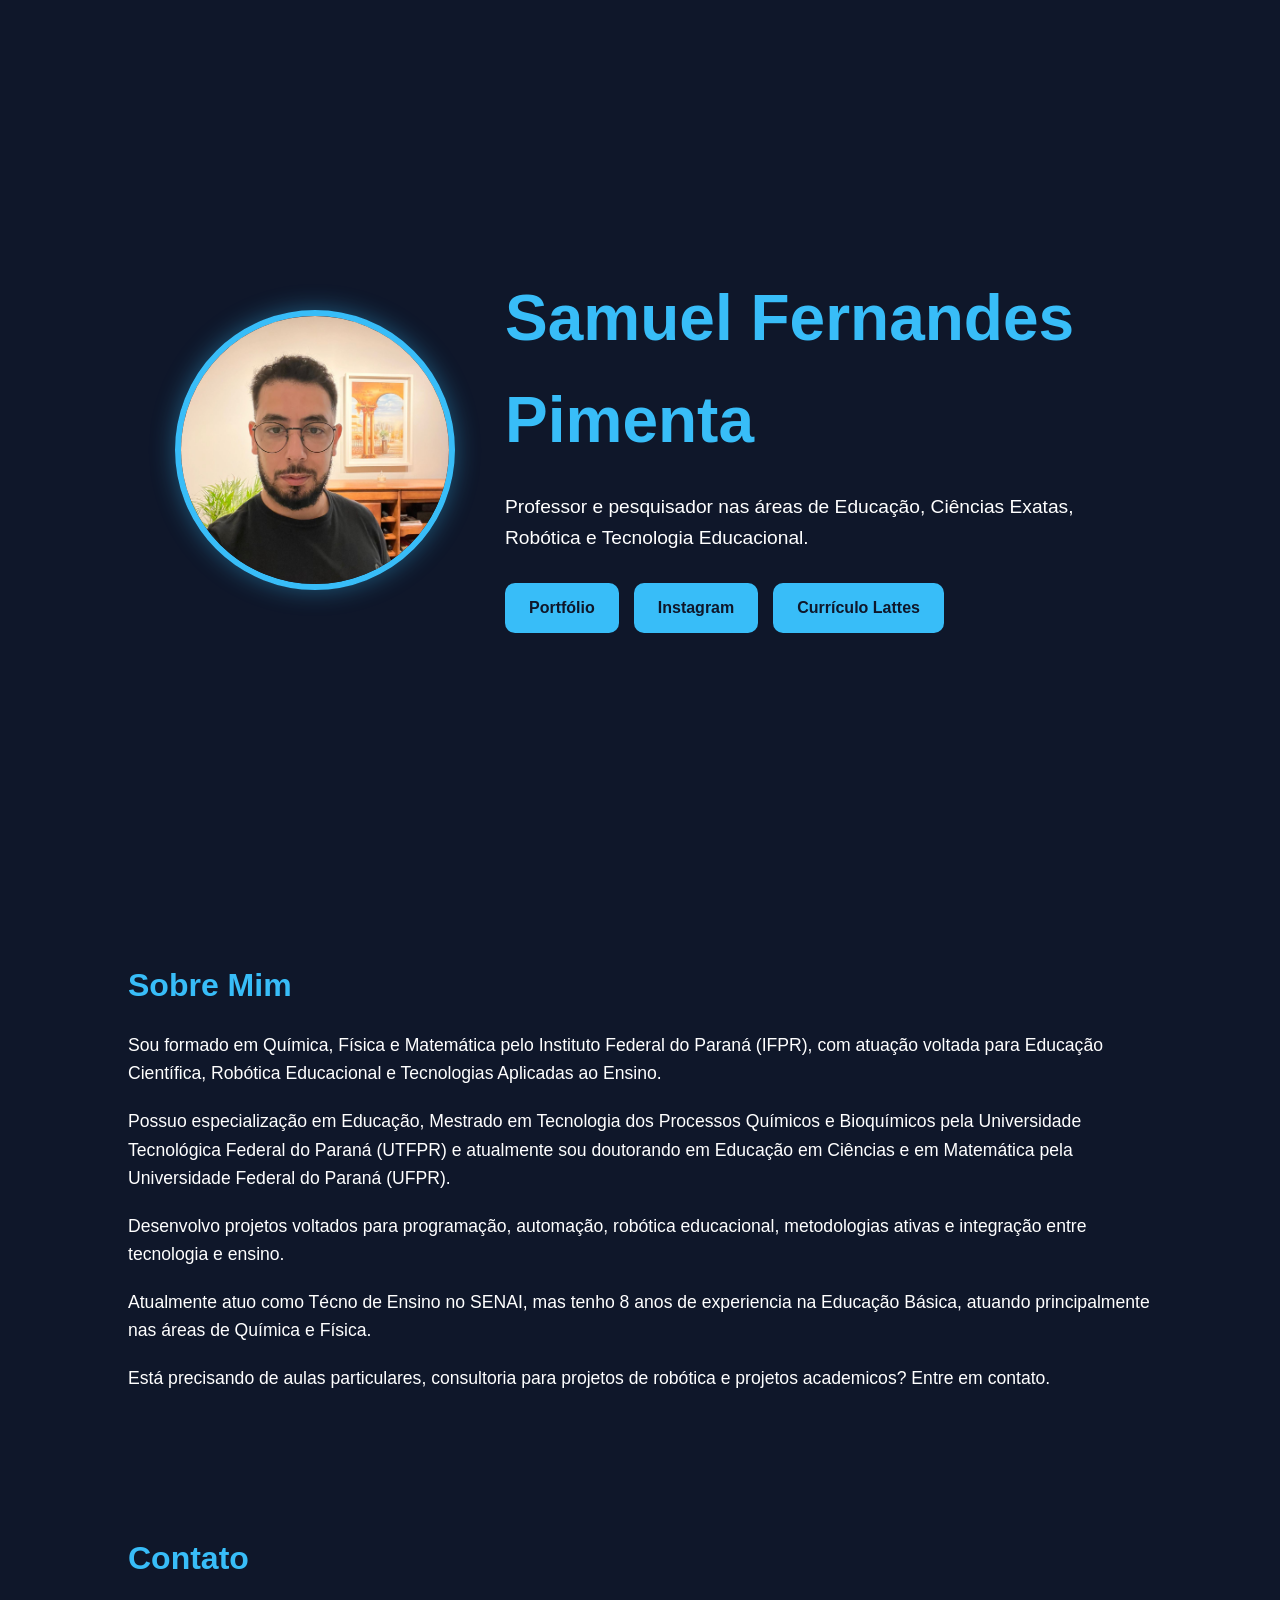
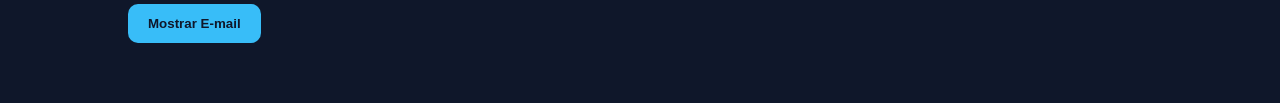
<file: index.html>
<!-- arquivo: index.html -->
<!-- ========================= -->
<!DOCTYPE html>
<html lang="pt-BR">
<head>
  <meta charset="UTF-8">
  <meta name="viewport" content="width=device-width, initial-scale=1.0">
  <title>Samuel Fernandes Pimenta</title>
  <link rel="stylesheet" href="style.css">
</head>
<body>

  <header class="hero">
    <div class="foto-container">
      <img src="img/samuel.jpeg" alt="Samuel Fernandes Pimenta" class="foto-perfil">
    </div>

    <div class="info">
      <h1>Samuel Fernandes Pimenta</h1>

      <p class="descricao">
        Professor e pesquisador nas áreas de Educação, Ciências Exatas, Robótica e Tecnologia Educacional.
      </p>

      <div class="botoes">
        <a href="portfolio.html" class="btn">Portfólio</a>

        <a href="https://www.instagram.com/samuel.fpimenta?igsh=MXFqMWEyNmt5b2xvOQ%3D%3D&utm_source=qr" target="_blank" class="btn">
          Instagram
        </a>

        <a href="https://lattes.cnpq.br/3526996867644218"
           target="_blank"
           class="btn">
          Currículo Lattes
        </a>
      </div>
    </div>
  </header>

  <section class="sobre">
    <h2>Sobre Mim</h2>

    <p>
      Sou formado em Química, Física e Matemática pelo Instituto Federal do Paraná (IFPR), com atuação voltada para Educação Científica, Robótica Educacional e Tecnologias Aplicadas ao Ensino.
    </p>

    <p>
      Possuo especialização em Educação, Mestrado em Tecnologia dos Processos Químicos e Bioquímicos pela Universidade Tecnológica Federal do Paraná (UTFPR) e atualmente sou doutorando em Educação em Ciências e em Matemática pela Universidade Federal do Paraná (UFPR).
    </p>

    <p>
      Desenvolvo projetos voltados para programação, automação, robótica educacional, metodologias ativas e integração entre tecnologia e ensino.
    </p>
    <p>
      Atualmente atuo como Técno de Ensino no SENAI, mas tenho 8 anos de experiencia na Educação Básica, atuando principalmente nas áreas de Química e Física.
    </p>

    <p>
      Está precisando de aulas particulares, consultoria para projetos de robótica e projetos academicos? Entre em contato.
    </p>
  </section>

  <section class="contato">
    <h2>Contato</h2>

    <button id="mostrarEmail" class="email-btn">
      Mostrar E-mail
    </button>

    <div id="emailBox" class="email-box">
      samuelpimenta1992@hotmail.com
    </div>
  </section>

  <script src="script.js"></script>
</body>
</html>
</file>
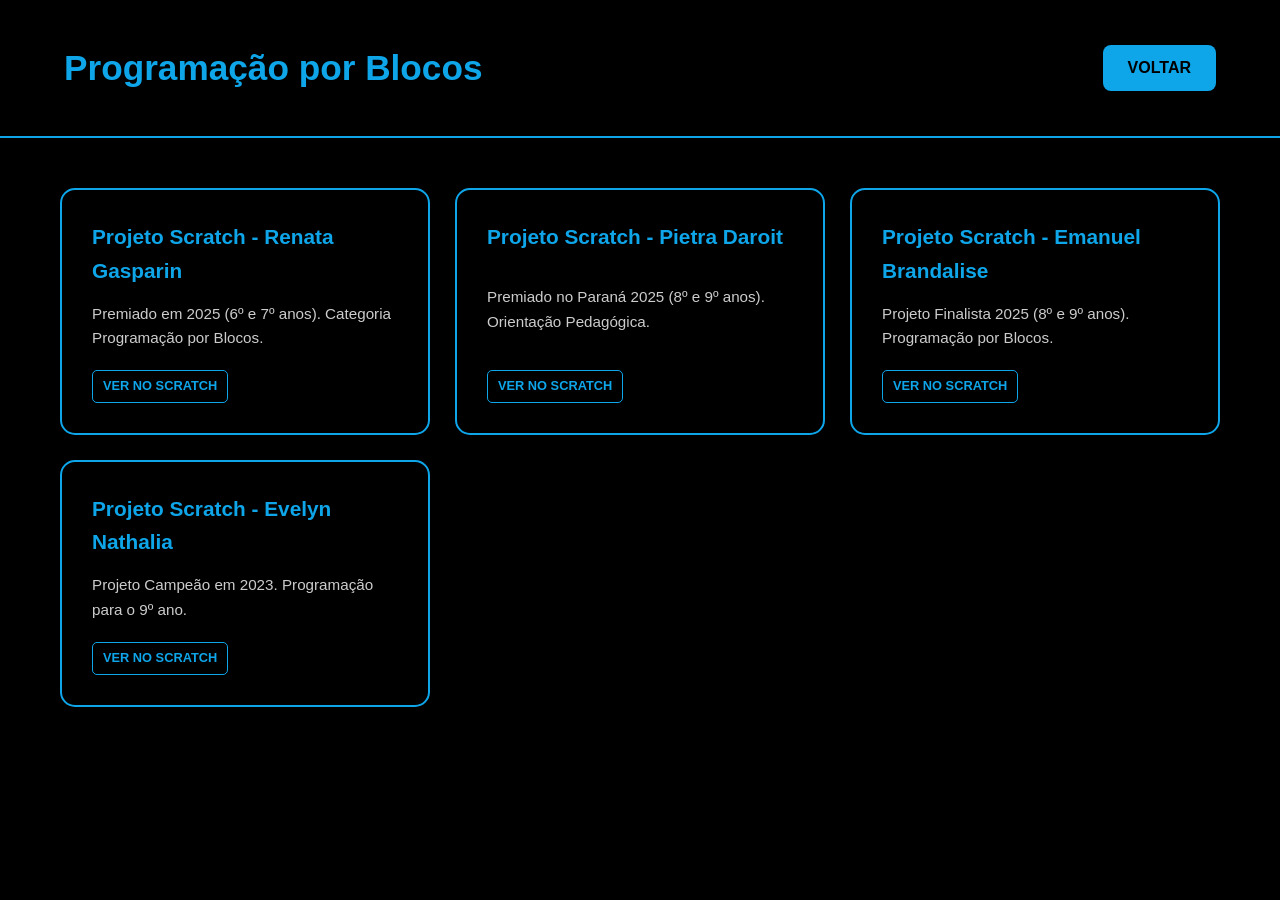
<file: blocos.html>
<!DOCTYPE html>
<html lang="pt-BR">
<head>
    <meta charset="UTF-8">
    <meta name="viewport" content="width=device-width, initial-scale=1.0">
    <title>Programação por Blocos - Samuel Pimenta</title>
    <link rel="stylesheet" href="blocos.css">
</head>
<body>

    <header>
        <div class="header-content">
            <h1>Programação por Blocos</h1>
            <a href="portfolio.html" class="voltar-btn">VOLTAR</a>
        </div>
    </header>

    <main class="container">
        <div class="grid-projetos">
            
            <a href="https://scratch.mit.edu/projects/1316749233" target="_blank" class="projeto-card">
                <h3>Projeto Scratch - Renata Gasparin</h3>
                <p>Premiado em 2025 (6º e 7º anos). Categoria Programação por Blocos.</p>
                <span class="tag">Ver no Scratch</span>
            </a>

            <a href="https://scratch.mit.edu/projects/1173042542" target="_blank" class="projeto-card">
                <h3>Projeto Scratch - Pietra Daroit</h3>
                <p>Premiado no Paraná 2025 (8º e 9º anos). Orientação Pedagógica.</p>
                <span class="tag">Ver no Scratch</span>
            </a>

            <a href="https://scratch.mit.edu/projects/1013765142" target="_blank" class="projeto-card">
                <h3>Projeto Scratch - Emanuel Brandalise</h3>
                <p>Projeto Finalista 2025 (8º e 9º anos). Programação por Blocos.</p>
                <span class="tag">Ver no Scratch</span>
            </a>

            <a href="https://scratch.mit.edu/projects/846045610" target="_blank" class="projeto-card">
                <h3>Projeto Scratch - Evelyn Nathalia</h3>
                <p>Projeto Campeão em 2023. Programação para o 9º ano.</p>
                <span class="tag">Ver no Scratch</span>
            </a>

        </div>
    </main>

</body>
</html>
</file>
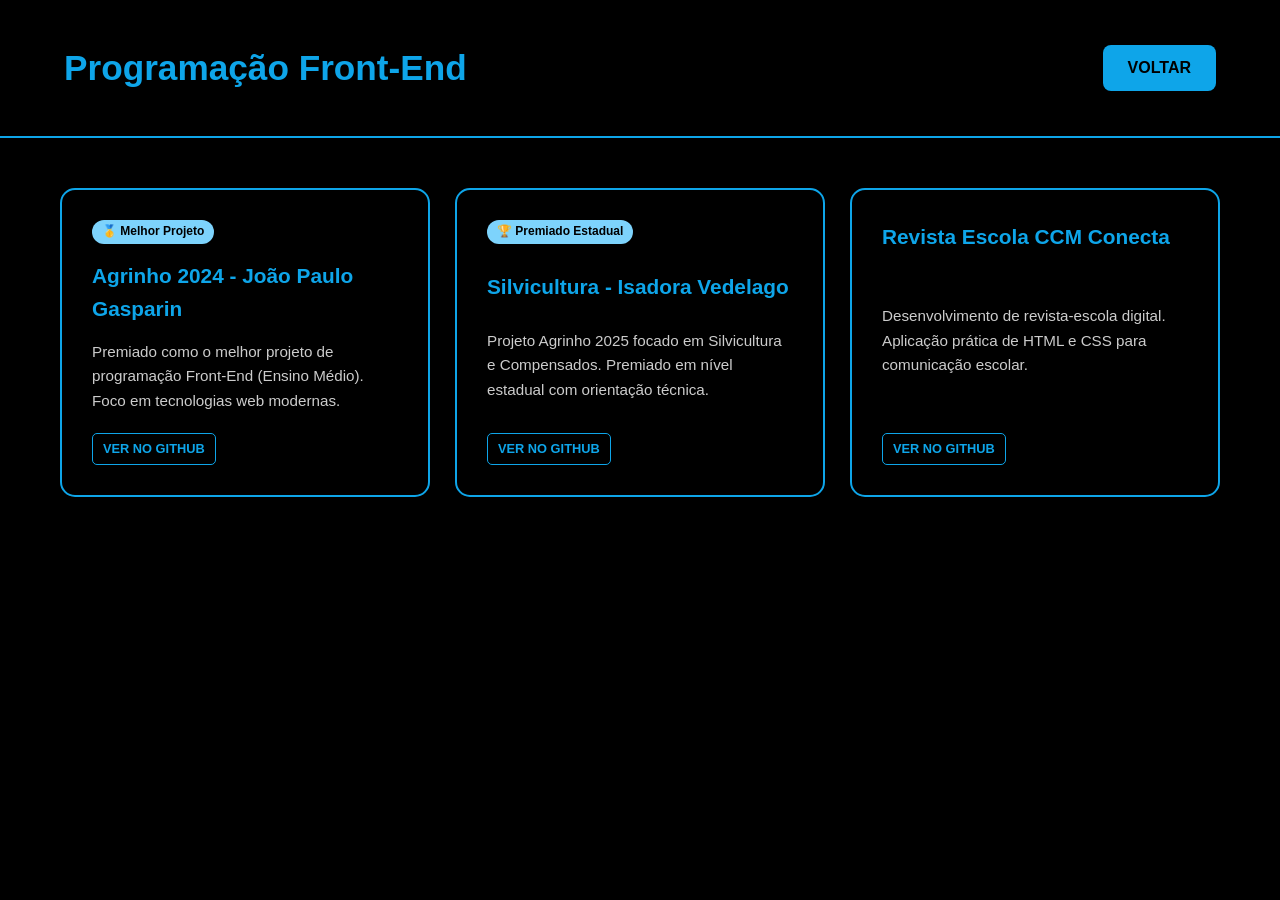
<file: frontend.html>
<!DOCTYPE html>
<html lang="pt-BR">
<head>
    <meta charset="UTF-8">
    <meta name="viewport" content="width=device-width, initial-scale=1.0">
    <title>Programação Front-End - Samuel Pimenta</title>
    <link rel="stylesheet" href="frontend.css">
</head>
<body>

    <header>
        <div class="header-content">
            <h1>Programação Front-End</h1>
            <a href="portfolio.html" class="voltar-btn">VOLTAR</a>
        </div>
    </header>

    <main class="container">
        <div class="grid-projetos">
            
            <a href="https://github.com/gasparinjoao/Agrinho-2024.git" target="_blank" class="projeto-card">
                <div class="medalha">🥇 Melhor Projeto</div>
                <h3>Agrinho 2024 - João Paulo Gasparin</h3>
                <p>Premiado como o melhor projeto de programação Front-End (Ensino Médio). Foco em tecnologias web modernas.</p>
                <span class="tag">Ver no GitHub</span>
            </a>

            <a href="https://github.com/IsaVedelago/silviculturadopinusaocompensadoagrinho2025" target="_blank" class="projeto-card">
                <div class="medalha">🏆 Premiado Estadual</div>
                <h3>Silvicultura - Isadora Vedelago</h3>
                <p>Projeto Agrinho 2025 focado em Silvicultura e Compensados. Premiado em nível estadual com orientação técnica.</p>
                <span class="tag">Ver no GitHub</span>
            </a>

            <a href="https://github.com/isabelaalves19/Revista-CCM-Conecta" target="_blank" class="projeto-card">
                <h3>Revista Escola CCM Conecta</h3>
                <p>Desenvolvimento de revista-escola digital. Aplicação prática de HTML e CSS para comunicação escolar.</p>
                <span class="tag">Ver no GitHub</span>
            </a>

        </div>
    </main>

</body>
</html>
</file>
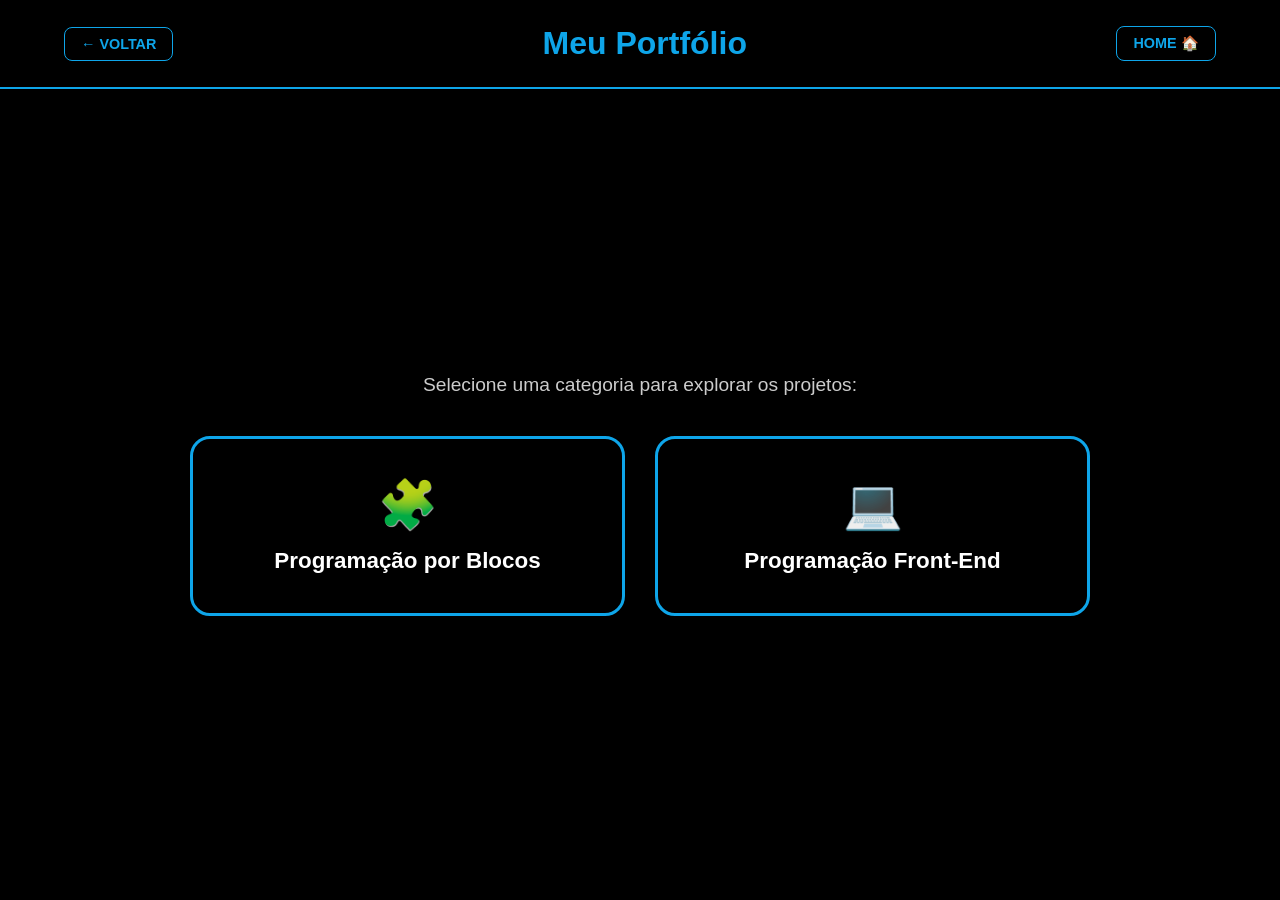
<file: portfolio.html>
<!DOCTYPE html>
<html lang="pt-BR">
<head>
    <meta charset="UTF-8">
    <meta name="viewport" content="width=device-width, initial-scale=1.0">
    <title>Portfólio - Samuel Fernandes Pimenta</title>
    <link rel="stylesheet" href="portfolio.css">
</head>
<body>

    <header>
        <a href="index.html" class="nav-btn">← VOLTAR</a>
        
        <h1>Meu Portfólio</h1>
        
        <a href="index.html" class="nav-btn">HOME 🏠</a>
    </header>

    <main class="container-central">
        <h2 class="subtitulo">Selecione uma categoria para explorar os projetos:</h2>
        
        <nav class="menu-categorias">
            <a href="blocos.html" class="cat-card">
                <span class="icon">🧩</span>
                Programação por Blocos
            </a>
            
            <a href="frontend.html" class="cat-card">
                <span class="icon">💻</span>
                Programação Front-End
            </a>
        </nav>
    </main>

</body>
</html>
</file>
<file: style.css>
/* ========================= */
/* arquivo: style.css */
/* ========================= */

*{
  margin:0;
  padding:0;
  box-sizing:border-box;
  font-family: Arial, Helvetica, sans-serif;
}

body{
  background:#0f172a;
  color:white;
  line-height:1.6;
}

.hero{
  display:flex;
  align-items:center;
  justify-content:center;
  gap:50px;
  min-height:100vh;
  padding:40px;
  flex-wrap:wrap;
}

.foto-container{
  display:flex;
  justify-content:center;
  align-items:center;
}

.foto-perfil{
  width:280px;
  height:280px;
  border-radius:50%;
  object-fit:cover;
  border:6px solid #38bdf8;
  box-shadow:0 0 25px rgba(56,189,248,0.4);
}

.info{
  max-width:600px;
}

.info h1{
  font-size:clamp(2rem, 5vw, 4rem);
  margin-bottom:20px;
  color:#38bdf8;
}

.descricao{
  font-size:1.2rem;
  margin-bottom:30px;
}

.botoes{
  display:flex;
  gap:15px;
  flex-wrap:wrap;
}

.btn{
  text-decoration:none;
  background:#38bdf8;
  color:#0f172a;
  padding:12px 24px;
  border-radius:10px;
  font-weight:bold;
  transition:0.3s;
}

.btn:hover{
  background:white;
  transform:scale(1.05);
}

.sobre,
.contato{
  padding:60px 10%;
}

.sobre h2,
.contato h2{
  color:#38bdf8;
  margin-bottom:20px;
  font-size:2rem;
}

.sobre p{
  margin-bottom:20px;
  font-size:1.1rem;
}

.email-btn{
  padding:12px 20px;
  border:none;
  border-radius:10px;
  background:#38bdf8;
  color:#0f172a;
  font-weight:bold;
  cursor:pointer;
  transition:0.3s;
}

.email-btn:hover{
  background:white;
}

.email-box{
  margin-top:20px;
  background:#1e293b;
  padding:15px;
  border-radius:10px;
  display:none;
  width:fit-content;
}
</file>
<file: blocos.css>
/* Configurações Gerais */
* {
    margin: 0;
    padding: 0;
    box-sizing: border-box;
    font-family: 'Segoe UI', Tahoma, Geneva, Verdana, sans-serif;
}

body {
    background-color: #000; /* Fundo Preto */
    color: #fff;
    line-height: 1.6;
}

/* Header */
header {
    width: 100%;
    padding: 40px 5%;
    border-bottom: 2px solid #0ea5e9;
    margin-bottom: 50px;
}

.header-content {
    max-width: 1200px;
    margin: 0 auto;
    display: flex;
    justify-content: space-between;
    align-items: center;
}

header h1 {
    color: #0ea5e9; /* Título Azul */
    font-size: 2.2rem;
}

.voltar-btn {
    text-decoration: none;
    background: #0ea5e9;
    color: #000;
    padding: 10px 25px;
    border-radius: 8px;
    font-weight: bold;
    transition: 0.3s;
}

.voltar-btn:hover {
    background: #fff;
    transform: translateX(-5px);
}

/* Grid de Projetos */
.container {
    max-width: 1200px;
    margin: 0 auto;
    padding: 0 20px 80px 20px;
}

.grid-projetos {
    display: grid;
    /* Aqui está o segredo para 3 colunas por linha */
    grid-template-columns: repeat(3, 1fr); 
    gap: 25px;
}

/* Estilo dos Retângulos (Cards) */
.projeto-card {
    background: transparent;
    border: 2px solid #0ea5e9; /* Borda Azul */
    padding: 30px;
    border-radius: 15px;
    text-decoration: none;
    color: #fff;
    transition: all 0.3s ease;
    display: flex;
    flex-direction: column;
    justify-content: space-between;
    min-height: 220px;
}

.projeto-card:hover {
    background: rgba(14, 165, 233, 0.1);
    transform: translateY(-10px);
    box-shadow: 0 10px 20px rgba(14, 165, 233, 0.2);
}

.projeto-card h3 {
    color: #0ea5e9;
    font-size: 1.3rem;
    margin-bottom: 15px;
}

.projeto-card p {
    font-size: 0.95rem;
    color: #ccc;
    margin-bottom: 20px;
}

.tag {
    display: inline-block;
    font-size: 0.8rem;
    font-weight: bold;
    text-transform: uppercase;
    color: #0ea5e9;
    border: 1px solid #0ea5e9;
    padding: 5px 10px;
    border-radius: 5px;
    align-self: flex-start;
}

/* Responsividade (Para celulares e tablets) */
@media (max-width: 992px) {
    .grid-projetos {
        grid-template-columns: repeat(2, 1fr); /* 2 por linha em tablets */
    }
}

@media (max-width: 600px) {
    .grid-projetos {
        grid-template-columns: 1fr; /* 1 por linha em celulares */
    }
    
    .header-content {
        flex-direction: column;
        gap: 20px;
        text-align: center;
    }
}
</file>
<file: frontend.css>
/* Configurações Gerais */
* {
    margin: 0;
    padding: 0;
    box-sizing: border-box;
    font-family: 'Segoe UI', Tahoma, Geneva, Verdana, sans-serif;
}

body {
    background-color: #000;
    color: #fff;
    line-height: 1.6;
}

/* Header */
header {
    width: 100%;
    padding: 40px 5%;
    border-bottom: 2px solid #0ea5e9;
    margin-bottom: 50px;
}

.header-content {
    max-width: 1200px;
    margin: 0 auto;
    display: flex;
    justify-content: space-between;
    align-items: center;
}

header h1 {
    color: #0ea5e9;
    font-size: 2.2rem;
}

.voltar-btn {
    text-decoration: none;
    background: #0ea5e9;
    color: #000;
    padding: 10px 25px;
    border-radius: 8px;
    font-weight: bold;
    transition: 0.3s;
}

.voltar-btn:hover {
    background: #fff;
    transform: translateX(-5px);
}

/* Container e Grid (3 colunas) */
.container {
    max-width: 1200px;
    margin: 0 auto;
    padding: 0 20px 80px 20px;
}

.grid-projetos {
    display: grid;
    grid-template-columns: repeat(3, 1fr); 
    gap: 25px;
}

/* Estilo dos Cards */
.projeto-card {
    background: transparent;
    border: 2px solid #0ea5e9;
    padding: 30px;
    border-radius: 15px;
    text-decoration: none;
    color: #fff;
    transition: all 0.3s ease;
    display: flex;
    flex-direction: column;
    justify-content: space-between;
    min-height: 250px;
    position: relative;
}

.projeto-card:hover {
    background: rgba(14, 165, 233, 0.1);
    transform: translateY(-10px);
    box-shadow: 0 10px 20px rgba(14, 165, 233, 0.2);
}

.medalha {
    font-size: 0.75rem;
    color: #000;
    background: #7dd3fc;
    padding: 2px 10px;
    border-radius: 20px;
    width: fit-content;
    margin-bottom: 15px;
    font-weight: bold;
}

.projeto-card h3 {
    color: #0ea5e9;
    font-size: 1.3rem;
    margin-bottom: 15px;
}

.projeto-card p {
    font-size: 0.95rem;
    color: #ccc;
    margin-bottom: 20px;
}

.tag {
    display: inline-block;
    font-size: 0.8rem;
    font-weight: bold;
    text-transform: uppercase;
    color: #0ea5e9;
    border: 1px solid #0ea5e9;
    padding: 5px 10px;
    border-radius: 5px;
    align-self: flex-start;
}

/* Responsividade */
@media (max-width: 992px) {
    .grid-projetos {
        grid-template-columns: repeat(2, 1fr);
    }
}

@media (max-width: 600px) {
    .grid-projetos {
        grid-template-columns: 1fr;
    }
    .header-content {
        flex-direction: column;
        gap: 20px;
        text-align: center;
    }
}
</file>
<file: portfolio.css>
/* ========================= */
/* PORTFOLIO.CSS - ATUALIZADO */
/* ========================= */

* {
    margin: 0;
    padding: 0;
    box-sizing: border-box;
    font-family: Arial, Helvetica, sans-serif;
}

body {
    background: #000;
    color: rgb(0, 217, 255);
    min-height: 100vh;
    display: flex;
    flex-direction: column;
}

/* Header com botões nas extremidades */
header {
    width: 100%;
    padding: 25px 5%;
    display: flex;
    justify-content: space-between;
    align-items: center;
    border-bottom: 2px solid #0ea5e9;
    background-color: #000;
}

header h1 {
    color: #0ea5e9;
    font-size: clamp(1.2rem, 3vw, 2rem);
    text-align: center;
    flex: 1; /* Faz o título ocupar o centro */
}

/* Estilo dos Botões do Topo */
.nav-btn {
    text-decoration: none;
    color: #0ea5e9;
    font-weight: bold;
    font-size: 0.9rem;
    border: 1px solid #0ea5e9;
    padding: 8px 16px;
    border-radius: 8px;
    transition: 0.3s;
    min-width: 100px;
    text-align: center;
}

.nav-btn:hover {
    background: #0ea5e9;
    color: #000;
    transform: scale(1.05);
}

/* Conteúdo Central */
.container-central {
    flex: 1;
    display: flex;
    flex-direction: column;
    justify-content: center;
    align-items: center;
    padding: 40px 20px;
}

.subtitulo {
    color: #ccc;
    margin-bottom: 40px;
    font-size: 1.2rem;
    font-weight: normal;
    text-align: center;
}

/* Menu de Categorias (Retângulos) */
.menu-categorias {
    display: flex;
    gap: 30px;
    width: 100%;
    max-width: 900px;
    justify-content: center;
    flex-wrap: wrap;
}

.cat-card {
    flex: 1;
    min-width: 300px;
    height: 180px;
    display: flex;
    flex-direction: column;
    align-items: center;
    justify-content: center;
    background: transparent;
    border: 3px solid #0ea5e9;
    border-radius: 20px;
    color: #fff;
    text-decoration: none;
    font-weight: bold;
    font-size: 1.4rem;
    transition: 0.4s cubic-bezier(0.175, 0.885, 0.32, 1.275);
    gap: 15px;
}

.icon {
    font-size: 3rem;
}

.cat-card:hover {
    background: #0ea5e9;
    color: #000;
    transform: translateY(-10px);
    box-shadow: 0 15px 30px rgba(14, 165, 233, 0.3);
}

/* Responsividade para Celulares */
@media (max-width: 600px) {
    header {
        padding: 15px 3%;
    }

    .nav-btn {
        padding: 6px 10px;
        font-size: 0.75rem;
        min-width: 75px;
    }

    header h1 {
        font-size: 1rem;
    }

    .cat-card {
        min-width: 100%;
        height: 150px;
        font-size: 1.2rem;
    }
}
</file>
